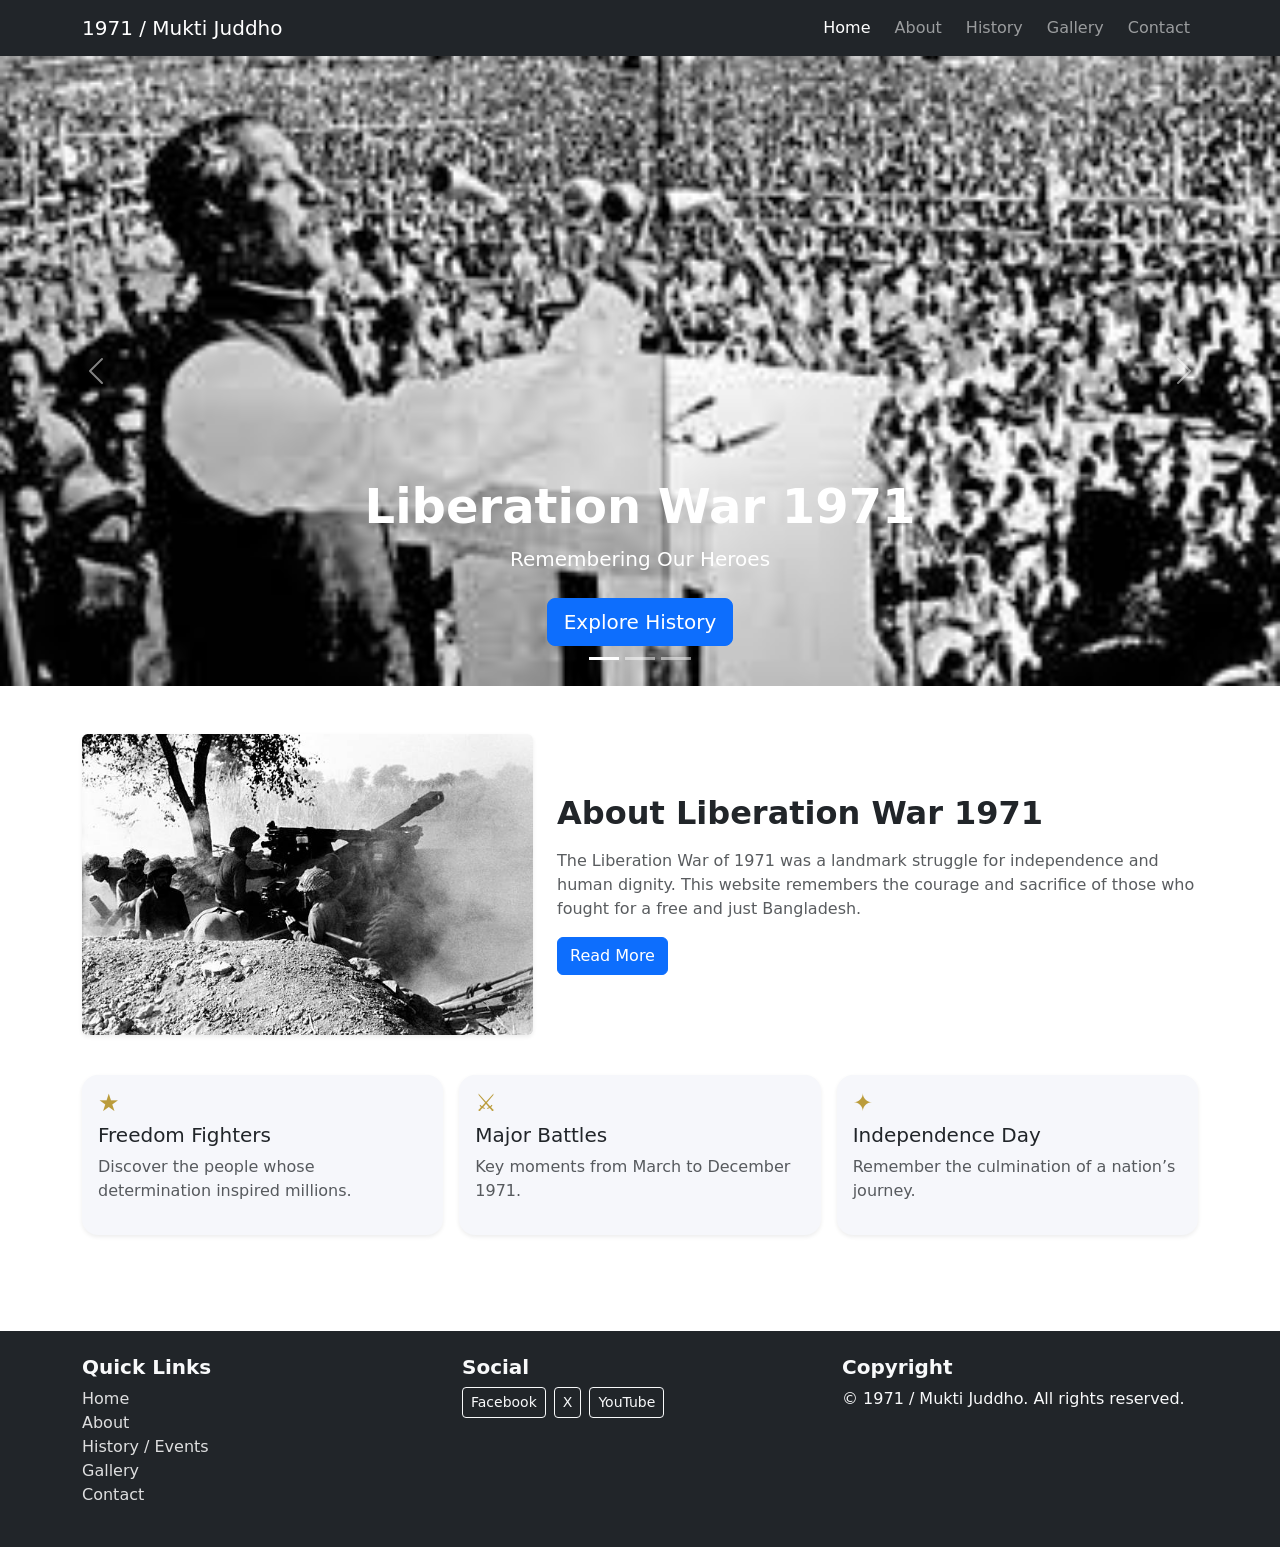
<file: index.html>
<!doctype html>
<html lang="en">
<head>
  <meta charset="utf-8" />
  <meta name="viewport" content="width=device-width, initial-scale=1" />
  <title>Liberation War 1971 | Remembering Our Heroes</title>
  <link href="https://cdn.jsdelivr.net/npm/bootstrap@5.3.3/dist/css/bootstrap.min.css" rel="stylesheet">
  <link rel="stylesheet" href="./styles.css" />
</head>
<body>
  <!-- Navbar -->
  <nav class="navbar navbar-expand-lg navbar-dark bg-dark sticky-top">
    <div class="container">
      <a class="navbar-brand" href="index.html">1971 / Mukti Juddho</a>
      <button class="navbar-toggler" type="button" data-bs-toggle="collapse" data-bs-target="#navMenu" aria-controls="navMenu" aria-expanded="false" aria-label="Toggle navigation">
        <span class="navbar-toggler-icon"></span>
      </button>

      <div class="collapse navbar-collapse" id="navMenu">
        <ul class="navbar-nav ms-auto gap-lg-2">
          <li class="nav-item"><a class="nav-link active" href="index.html">Home</a></li>
          <li class="nav-item"><a class="nav-link" href="about.html">About</a></li>
          <li class="nav-item"><a class="nav-link" href="history.html">History</a></li>
          <li class="nav-item"><a class="nav-link" href="gallery.html">Gallery</a></li>
          <li class="nav-item"><a class="nav-link" href="contact.html">Contact</a></li>
        </ul>
      </div>
    </div>
  </nav>

  <!-- Hero Carousel -->
  <header>
    <div id="heroCarousel" class="carousel slide" data-bs-ride="carousel">
      <div class="carousel-indicators">
        <button type="button" data-bs-target="#heroCarousel" data-bs-slide-to="0" class="active" aria-current="true" aria-label="Slide 1"></button>
        <button type="button" data-bs-target="#heroCarousel" data-bs-slide-to="1" aria-label="Slide 2"></button>
        <button type="button" data-bs-target="#heroCarousel" data-bs-slide-to="2" aria-label="Slide 3"></button>
      </div>
      <div class="carousel-inner">
        <div class="carousel-item active">
          <img src="img/download.jpg" class="d-block w-100 hero-img" alt="Historical photo" />
          <div class="carousel-caption d-none d-md-block">
            <h1 class="display-5 fw-bold">Liberation War 1971</h1>
            <p class="lead">Remembering Our Heroes</p>
            <a href="history.html" class="btn btn-primary btn-lg mt-2">Explore History</a>
          </div>
        </div>
        <div class="carousel-item">
          <img src="img/gettyimages-514703930-612x612.jpg" class="d-block w-100 hero-img" alt="Historical photo" />
          <div class="carousel-caption d-none d-md-block">
            <h2 class="fw-bold">Courage. Sacrifice. Freedom.</h2>
            <p class="mb-3">A timeline of events that changed the course of a nation.</p>
            <a href="history.html" class="btn btn-outline-light btn-lg">Explore History</a>
          </div>
        </div>
        <div class="carousel-item">
          <img src="img/the_women_in_our_liberation_war_3.jpg" class="d-block w-100 hero-img" alt="Historical photo" />
          <div class="carousel-caption d-none d-md-block">
            <h2 class="fw-bold">Every Voice Mattered</h2>
            <p class="mb-3">Honor the people who stood for dignity and independence.</p>
            <a href="about.html" class="btn btn-primary btn-lg">Learn About Us</a>
          </div>
        </div>
      </div>

      <button class="carousel-control-prev" type="button" data-bs-target="#heroCarousel" data-bs-slide="prev">
        <span class="carousel-control-prev-icon" aria-hidden="true"></span>
        <span class="visually-hidden">Previous</span>
      </button>
      <button class="carousel-control-next" type="button" data-bs-target="#heroCarousel" data-bs-slide="next">
        <span class="carousel-control-next-icon" aria-hidden="true"></span>
        <span class="visually-hidden">Next</span>
      </button>
    </div>
  </header>

  <!-- About Preview + Highlight cards -->
  <main>
    <section class="section-spacer">
      <div class="container">
        <div class="row align-items-center g-4">
          <div class="col-lg-5">
            <img src="img/gettyimages-138337463-612x612.jpg" class="img-fluid rounded shadow-sm" alt="Liberation War" />
          </div>
          <div class="col-lg-7">
            <h2 class="section-title">About Liberation War 1971</h2>
            <p class="text-muted">The Liberation War of 1971 was a landmark struggle for independence and human dignity. This website remembers the courage and sacrifice of those who fought for a free and just Bangladesh.</p>
            <div class="mt-3">
              <a class="btn btn-primary" href="about.html">Read More</a>
            </div>
          </div>
        </div>

        <div class="row mt-4 g-3">
          <div class="col-md-4">
            <div class="card border-0 shadow-sm h-100 highlight-card">
              <div class="card-body">
                <div class="highlight-icon mb-2">★</div>
                <h5 class="card-title">Freedom Fighters</h5>
                <p class="card-text text-muted">Discover the people whose determination inspired millions.</p>
                <a href="about.html" class="stretched-link"></a>
              </div>
            </div>
          </div>
          <div class="col-md-4">
            <div class="card border-0 shadow-sm h-100 highlight-card">
              <div class="card-body">
                <div class="highlight-icon mb-2">⚔</div>
                <h5 class="card-title">Major Battles</h5>
                <p class="card-text text-muted">Key moments from March to December 1971.</p>
                <a href="history.html" class="stretched-link"></a>
              </div>
            </div>
          </div>
          <div class="col-md-4">
            <div class="card border-0 shadow-sm h-100 highlight-card">
              <div class="card-body">
                <div class="highlight-icon mb-2">✦</div>
                <h5 class="card-title">Independence Day</h5>
                <p class="card-text text-muted">Remember the culmination of a nation’s journey.</p>
                <a href="history.html" class="stretched-link"></a>
              </div>
            </div>
          </div>
        </div>
      </div>
    </section>
  </main>

  <!-- Footer -->
  <footer class="footer bg-dark text-light">
    <div class="container py-4">
      <div class="row g-4">
        <div class="col-md-4">
          <h5 class="fw-bold">Quick Links</h5>
          <ul class="list-unstyled">
            <li><a class="footer-link" href="index.html">Home</a></li>
            <li><a class="footer-link" href="about.html">About</a></li>
            <li><a class="footer-link" href="history.html">History / Events</a></li>
            <li><a class="footer-link" href="gallery.html">Gallery</a></li>
            <li><a class="footer-link" href="contact.html">Contact</a></li>
          </ul>
        </div>
        <div class="col-md-4">
          <h5 class="fw-bold">Social</h5>
          <div class="d-flex flex-wrap gap-2">
            <a class="btn btn-outline-light btn-sm" href="#">Facebook</a>
            <a class="btn btn-outline-light btn-sm" href="#">X</a>
            <a class="btn btn-outline-light btn-sm" href="#">YouTube</a>
          </div>
        </div>
        <div class="col-md-4">
          <h5 class="fw-bold">Copyright</h5>
          <p class="mb-0 text-light-50">© 1971 / Mukti Juddho. All rights reserved.</p>
        </div>
      </div>
    </div>
  </footer>

  <script src="https://cdn.jsdelivr.net/npm/bootstrap@5.3.3/dist/js/bootstrap.bundle.min.js"></script>
</body>
</html>
</file>
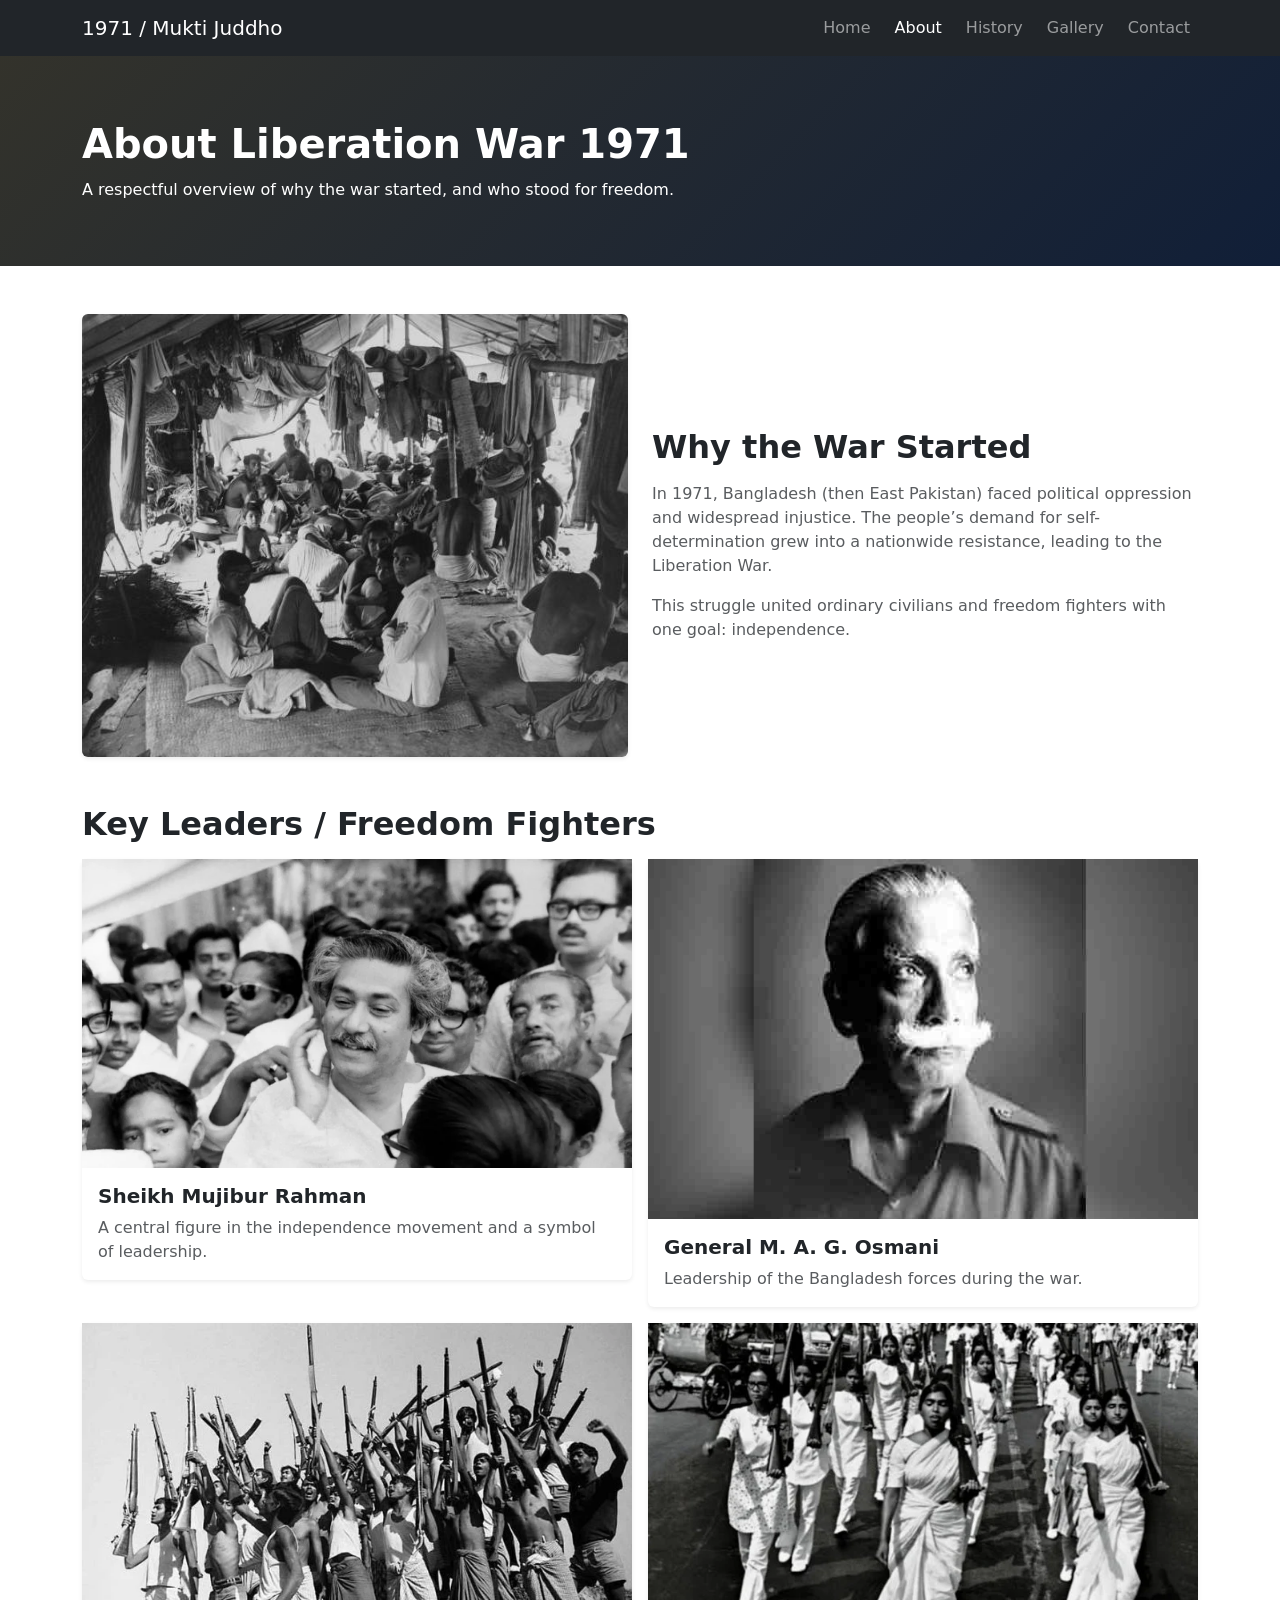
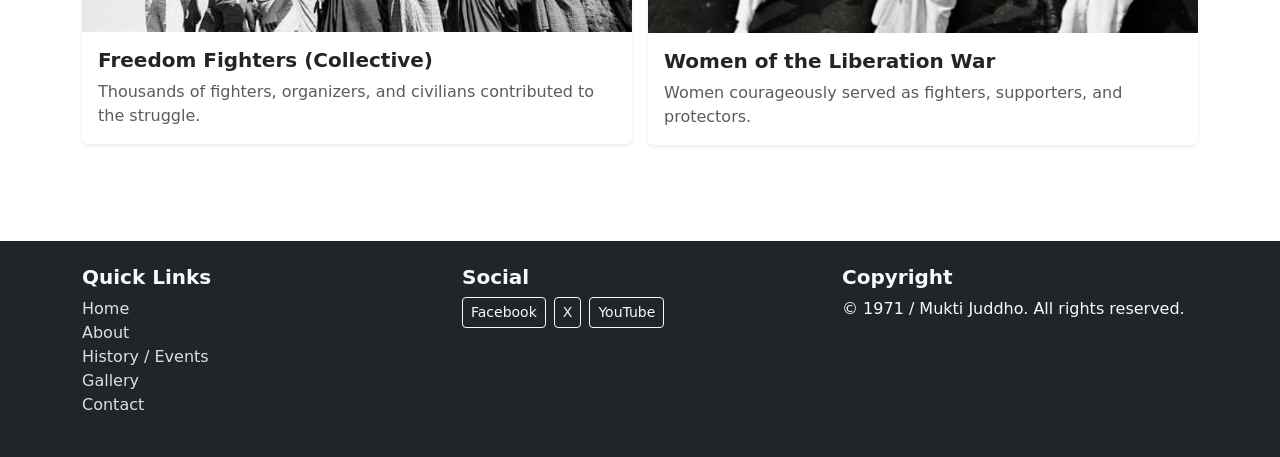
<file: about.html>
<!doctype html>
<html lang="en">

<head>
    <meta charset="utf-8" />
    <meta name="viewport" content="width=device-width, initial-scale=1" />
    <title>About | Liberation War 1971</title>
    <link href="https://cdn.jsdelivr.net/npm/bootstrap@5.3.3/dist/css/bootstrap.min.css" rel="stylesheet">
    <link rel="stylesheet" href="./styles.css" />
</head>

<body>
    <nav class="navbar navbar-expand-lg navbar-dark bg-dark sticky-top">
        <div class="container">
            <a class="navbar-brand" href="index.html">1971 / Mukti Juddho</a>
            <button class="navbar-toggler" type="button" data-bs-toggle="collapse" data-bs-target="#navMenu"
                aria-controls="navMenu" aria-expanded="false" aria-label="Toggle navigation">
                <span class="navbar-toggler-icon"></span>
            </button>
            <div class="collapse navbar-collapse" id="navMenu">
                <ul class="navbar-nav ms-auto gap-lg-2">
                    <li class="nav-item"><a class="nav-link" href="index.html">Home</a></li>
                    <li class="nav-item"><a class="nav-link active" href="about.html">About</a></li>
                    <li class="nav-item"><a class="nav-link" href="history.html">History</a></li>
                    <li class="nav-item"><a class="nav-link" href="gallery.html">Gallery</a></li>
                    <li class="nav-item"><a class="nav-link" href="contact.html">Contact</a></li>
                </ul>
            </div>
        </div>
    </nav>

    <header class="page-header">
        <div class="container">
            <h1>About Liberation War 1971</h1>
            <p class="mb-0">A respectful overview of why the war started, and who stood for freedom.</p>
        </div>
    </header>

    <main class="section-spacer">
        <div class="container">
            <section class="mb-5">
                <div class="row align-items-center g-4">
                    <div class="col-lg-6">
                        <img src="img/gettyimages-831668538-612x612.jpg" class="img-fluid rounded shadow-sm"
                            alt="Liberation War background" />
                    </div>
                    <div class="col-lg-6">
                        <h2 class="section-title">Why the War Started</h2>
                        <p class="text-muted">In 1971, Bangladesh (then East Pakistan) faced political oppression and
                            widespread injustice. The people’s demand for self-determination grew into a nationwide
                            resistance, leading to the Liberation War.</p>
                        <p class="text-muted mb-0">This struggle united ordinary civilians and freedom fighters with one
                            goal: independence.</p>
                    </div>
                </div>
            </section>

            <section>
                <h2 class="section-title mb-3">Key Leaders / Freedom Fighters</h2>
                <div class="row g-3">
                    <div class="col-md-6">
                        <div class="card shadow-sm border-0">
                            <img src="./img/Bangabandhu-Sheikh-Mujibur-Rahman-ee974a4e1a06a47de7431dc9b2be3812.webp"
                                alt="">
                            <div class="card-body">
                                <h5 class="card-title fw-bold">Sheikh Mujibur Rahman</h5>
                                <p class="card-text text-muted">A central figure in the independence movement and a
                                    symbol of leadership.</p>
                            </div>
                        </div>
                    </div>
                    <div class="col-md-6">
                        <div class="card shadow-sm border-0">
                            <img src="./img/General M. A. G. Osmani.jpg" alt="" height="360px">
                            <div class="card-body">
                                <h5 class="card-title fw-bold">General M. A. G. Osmani</h5>
                                <p class="card-text text-muted">Leadership of the Bangladesh forces during the war.</p>
                            </div>
                        </div>
                    </div>
                    <div class="col-md-6">
                        <div class="card shadow-sm border-0">
                            <img src="./img/courtesy-of-anwar-hossain-foundation-copy-1584848590737.webp" alt="">
                            <div class="card-body">
                                <h5 class="card-title fw-bold">Freedom Fighters (Collective)</h5>
                                <p class="card-text text-muted">Thousands of fighters, organizers, and civilians
                                    contributed to the struggle.</p>
                            </div>
                        </div>
                    </div>
                    <div class="col-md-6">
                        <div class="card shadow-sm border-0">
                            <img src="./img/Women of the Liberation War.webp" alt="">
                            <div class="card-body">
                                <h5 class="card-title fw-bold">Women of the Liberation War</h5>
                                <p class="card-text text-muted">Women courageously served as fighters, supporters, and
                                    protectors.</p>
                            </div>
                        </div>
                    </div>
                </div>
            </section>
        </div>
    </main>

    <footer class="footer bg-dark text-light">
        <div class="container py-4">
            <div class="row g-4">
                <div class="col-md-4">
                    <h5 class="fw-bold">Quick Links</h5>
                    <ul class="list-unstyled">
                        <li><a class="footer-link" href="index.html">Home</a></li>
                        <li><a class="footer-link" href="about.html">About</a></li>
                        <li><a class="footer-link" href="history.html">History / Events</a></li>
                        <li><a class="footer-link" href="gallery.html">Gallery</a></li>
                        <li><a class="footer-link" href="contact.html">Contact</a></li>
                    </ul>
                </div>
                <div class="col-md-4">
                    <h5 class="fw-bold">Social</h5>
                    <div class="d-flex flex-wrap gap-2">
                        <a class="btn btn-outline-light btn-sm" href="#">Facebook</a>
                        <a class="btn btn-outline-light btn-sm" href="#">X</a>
                        <a class="btn btn-outline-light btn-sm" href="#">YouTube</a>
                    </div>
                </div>
                <div class="col-md-4">
                    <h5 class="fw-bold">Copyright</h5>
                    <p class="mb-0 text-light-50">© 1971 / Mukti Juddho. All rights reserved.</p>
                </div>
            </div>
        </div>
    </footer>

    <script src="https://cdn.jsdelivr.net/npm/bootstrap@5.3.3/dist/js/bootstrap.bundle.min.js"></script>
</body>

</html>
</file>
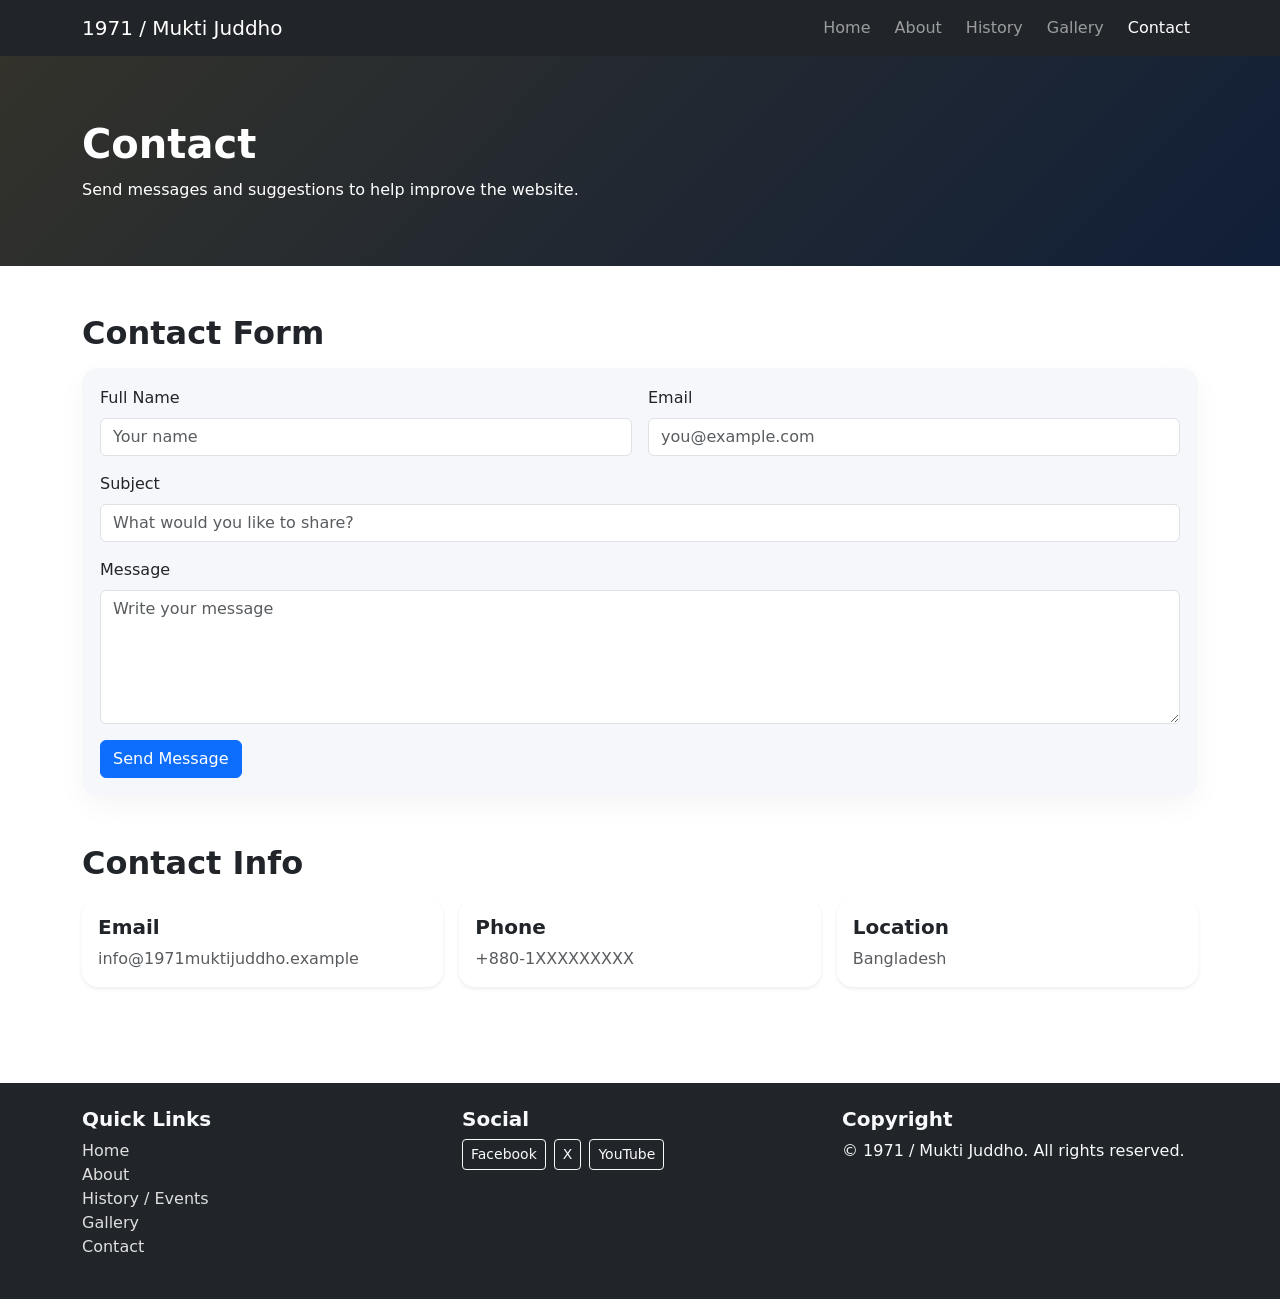
<file: contact.html>
<!doctype html>
<html lang="en">
<head>
  <meta charset="utf-8" />
  <meta name="viewport" content="width=device-width, initial-scale=1" />
  <title>Contact | Liberation War 1971</title>
  <link href="https://cdn.jsdelivr.net/npm/bootstrap@5.3.3/dist/css/bootstrap.min.css" rel="stylesheet">
  <link rel="stylesheet" href="./styles.css" />
</head>
<body>
  <nav class="navbar navbar-expand-lg navbar-dark bg-dark sticky-top">
    <div class="container">
      <a class="navbar-brand" href="index.html">1971 / Mukti Juddho</a>
      <button class="navbar-toggler" type="button" data-bs-toggle="collapse" data-bs-target="#navMenu" aria-controls="navMenu" aria-expanded="false" aria-label="Toggle navigation">
        <span class="navbar-toggler-icon"></span>
      </button>
      <div class="collapse navbar-collapse" id="navMenu">
        <ul class="navbar-nav ms-auto gap-lg-2">
          <li class="nav-item"><a class="nav-link" href="index.html">Home</a></li>
          <li class="nav-item"><a class="nav-link" href="about.html">About</a></li>
          <li class="nav-item"><a class="nav-link" href="history.html">History</a></li>
          <li class="nav-item"><a class="nav-link" href="gallery.html">Gallery</a></li>
          <li class="nav-item"><a class="nav-link active" href="contact.html">Contact</a></li>
        </ul>
      </div>
    </div>
  </nav>

  <header class="page-header">
    <div class="container">
      <h1>Contact</h1>
      <p class="mb-0">Send messages and suggestions to help improve the website.</p>
    </div>
  </header>

  <main class="section-spacer">
    <div class="container">
      <section class="mb-5">
        <h2 class="section-title">Contact Form</h2>
        <form class="contact-form" method="post" action="#">
          <div class="row g-3">
            <div class="col-md-6">
              <label class="form-label" for="name">Full Name</label>
              <input class="form-control" id="name" name="name" type="text" placeholder="Your name" required>
            </div>
            <div class="col-md-6">
              <label class="form-label" for="email">Email</label>
              <input class="form-control" id="email" name="email" type="email" placeholder="you@example.com" required>
            </div>
            <div class="col-12">
              <label class="form-label" for="subject">Subject</label>
              <input class="form-control" id="subject" name="subject" type="text" placeholder="What would you like to share?" required>
            </div>
            <div class="col-12">
              <label class="form-label" for="message">Message</label>
              <textarea class="form-control" id="message" name="message" rows="5" placeholder="Write your message" required></textarea>
            </div>
            <div class="col-12">
              <button class="btn btn-primary" type="submit">Send Message</button>
            </div>
          </div>
        </form>
      </section>

      <section>
        <h2 class="section-title">Contact Info</h2>
        <div class="row g-3">
          <div class="col-md-4">
            <div class="info-card card shadow-sm border-0 h-100">
              <div class="card-body">
                <h5 class="card-title fw-bold">Email</h5>
                <p class="card-text text-muted mb-0">info@1971muktijuddho.example</p>
              </div>
            </div>
          </div>
          <div class="col-md-4">
            <div class="info-card card shadow-sm border-0 h-100">
              <div class="card-body">
                <h5 class="card-title fw-bold">Phone</h5>
                <p class="card-text text-muted mb-0">+880-1XXXXXXXXX</p>
              </div>
            </div>
          </div>
          <div class="col-md-4">
            <div class="info-card card shadow-sm border-0 h-100">
              <div class="card-body">
                <h5 class="card-title fw-bold">Location</h5>
                <p class="card-text text-muted mb-0">Bangladesh</p>
              </div>
            </div>
          </div>
        </div>
      </section>
    </div>
  </main>

  <footer class="footer bg-dark text-light">
    <div class="container py-4">
      <div class="row g-4">
        <div class="col-md-4">
          <h5 class="fw-bold">Quick Links</h5>
          <ul class="list-unstyled">
            <li><a class="footer-link" href="index.html">Home</a></li>
            <li><a class="footer-link" href="about.html">About</a></li>
            <li><a class="footer-link" href="history.html">History / Events</a></li>
            <li><a class="footer-link" href="gallery.html">Gallery</a></li>
            <li><a class="footer-link" href="contact.html">Contact</a></li>
          </ul>
        </div>
        <div class="col-md-4">
          <h5 class="fw-bold">Social</h5>
          <div class="d-flex flex-wrap gap-2">
            <a class="btn btn-outline-light btn-sm" href="#">Facebook</a>
            <a class="btn btn-outline-light btn-sm" href="#">X</a>
            <a class="btn btn-outline-light btn-sm" href="#">YouTube</a>
          </div>
        </div>
        <div class="col-md-4">
          <h5 class="fw-bold">Copyright</h5>
          <p class="mb-0 text-light-50">© 1971 / Mukti Juddho. All rights reserved.</p>
        </div>
      </div>
    </div>
  </footer>

  <script src="https://cdn.jsdelivr.net/npm/bootstrap@5.3.3/dist/js/bootstrap.bundle.min.js"></script>
</body>
</html>
</file>
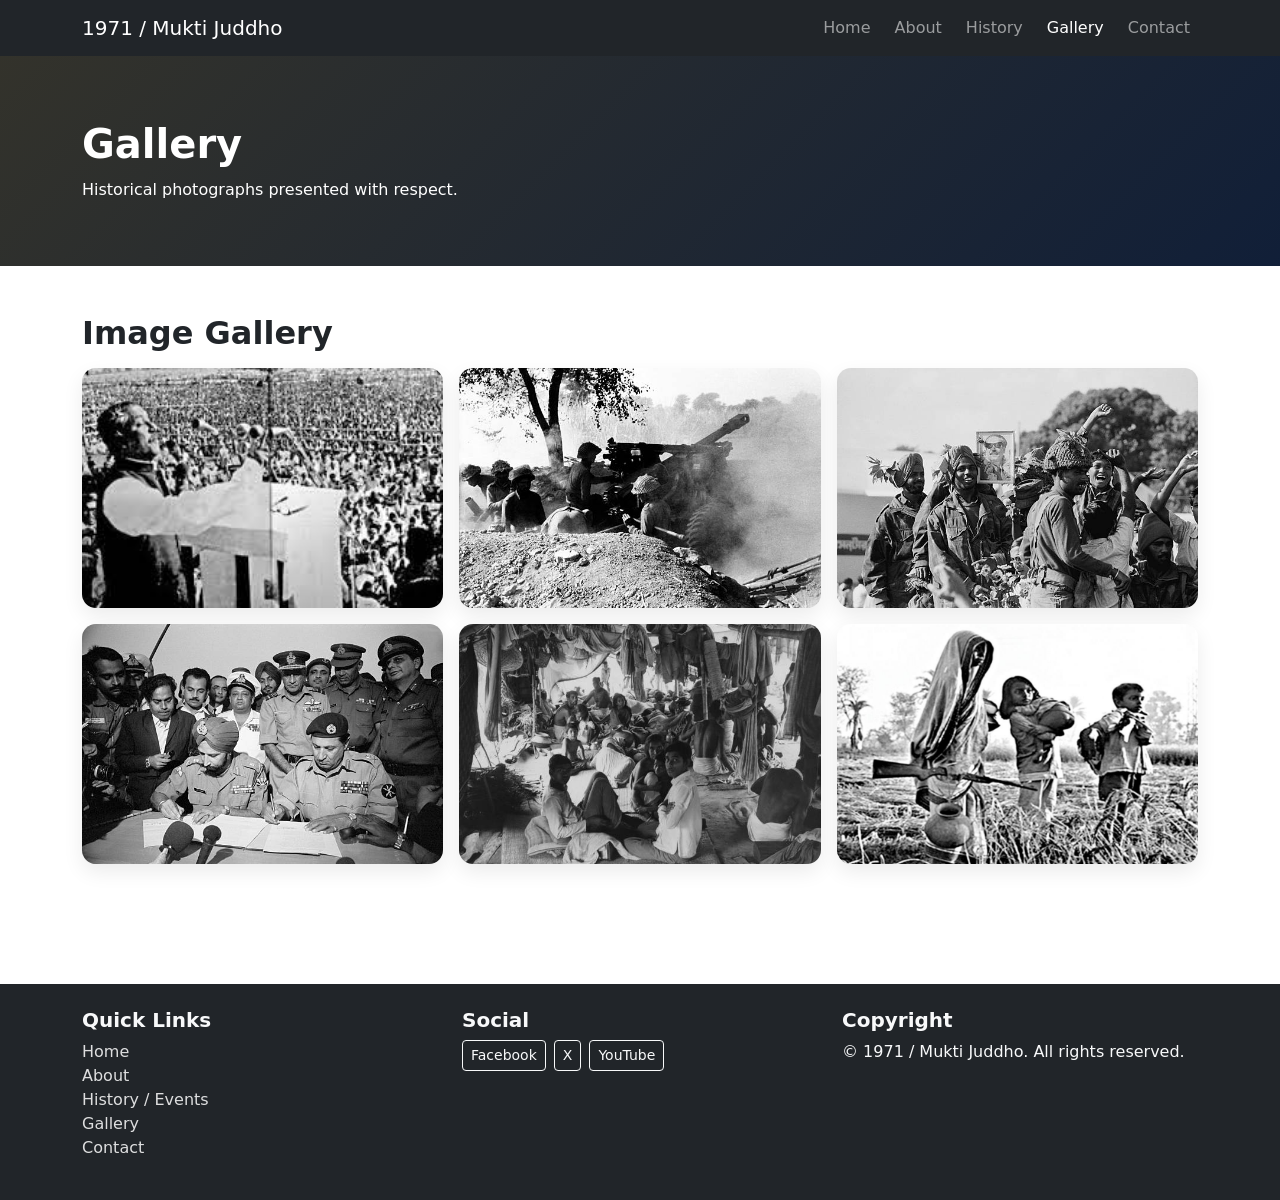
<file: gallery.html>
<!doctype html>
<html lang="en">
<head>
  <meta charset="utf-8" />
  <meta name="viewport" content="width=device-width, initial-scale=1" />
  <title>Gallery | Liberation War 1971</title>
  <link href="https://cdn.jsdelivr.net/npm/bootstrap@5.3.3/dist/css/bootstrap.min.css" rel="stylesheet">
  <link rel="stylesheet" href="./styles.css" />
</head>
<body>
  <nav class="navbar navbar-expand-lg navbar-dark bg-dark sticky-top">
    <div class="container">
      <a class="navbar-brand" href="index.html">1971 / Mukti Juddho</a>
      <button class="navbar-toggler" type="button" data-bs-toggle="collapse" data-bs-target="#navMenu" aria-controls="navMenu" aria-expanded="false" aria-label="Toggle navigation">
        <span class="navbar-toggler-icon"></span>
      </button>
      <div class="collapse navbar-collapse" id="navMenu">
        <ul class="navbar-nav ms-auto gap-lg-2">
          <li class="nav-item"><a class="nav-link" href="index.html">Home</a></li>
          <li class="nav-item"><a class="nav-link" href="about.html">About</a></li>
          <li class="nav-item"><a class="nav-link" href="history.html">History</a></li>
          <li class="nav-item"><a class="nav-link active" href="gallery.html">Gallery</a></li>
          <li class="nav-item"><a class="nav-link" href="contact.html">Contact</a></li>
        </ul>
      </div>
    </div>
  </nav>

  <header class="page-header">
    <div class="container">
      <h1>Gallery</h1>
      <p class="mb-0">Historical photographs presented with respect.</p>
    </div>
  </header>

  <main class="section-spacer">
    <div class="container">
      <section class="mb-4">
        <h2 class="section-title">Image Gallery</h2>
        <div class="row g-3">
          <div class="col-sm-6 col-lg-4">
            <img src="img/download.jpg" class="gallery-thumb" alt="Gallery image" data-bs-toggle="modal" data-bs-target="#imageModal" data-img="img/download.jpg" data-title="Liberation War 1971" />
          </div>
          <div class="col-sm-6 col-lg-4">
            <img src="img/gettyimages-138337463-612x612.jpg" class="gallery-thumb" alt="Gallery image" data-bs-toggle="modal" data-bs-target="#imageModal" data-img="img/gettyimages-138337463-612x612.jpg" data-title="Freedom Fighters" />
          </div>
          <div class="col-sm-6 col-lg-4">
            <img src="img/gettyimages-514703930-612x612.jpg" class="gallery-thumb" alt="Gallery image" data-bs-toggle="modal" data-bs-target="#imageModal" data-img="img/gettyimages-514703930-612x612.jpg" data-title="Historical Moments" />
          </div>
          <div class="col-sm-6 col-lg-4">
            <img src="img/gettyimages-515574546-612x612.jpg" class="gallery-thumb" alt="Gallery image" data-bs-toggle="modal" data-bs-target="#imageModal" data-img="img/gettyimages-515574546-612x612.jpg" data-title="Major Battles" />
          </div>
          <div class="col-sm-6 col-lg-4">
            <img src="img/gettyimages-831668538-612x612.jpg" class="gallery-thumb" alt="Gallery image" data-bs-toggle="modal" data-bs-target="#imageModal" data-img="img/gettyimages-831668538-612x612.jpg" data-title="Leadership" />
          </div>
          <div class="col-sm-6 col-lg-4">
            <img src="img/the_women_in_our_liberation_war_3.jpg" class="gallery-thumb" alt="Gallery image" data-bs-toggle="modal" data-bs-target="#imageModal" data-img="img/the_women_in_our_liberation_war_3.jpg" data-title="Women of the Liberation War" />
          </div>
        </div>
      </section>
    </div>
  </main>

  <!-- Modal Popup -->
  <div class="modal fade" id="imageModal" tabindex="-1" aria-labelledby="imageModalLabel" aria-hidden="true">
    <div class="modal-dialog modal-lg modal-dialog-centered">
      <div class="modal-content">
        <div class="modal-header">
          <h5 class="modal-title" id="imageModalLabel">Image</h5>
          <button type="button" class="btn-close" data-bs-dismiss="modal" aria-label="Close"></button>
        </div>
        <div class="modal-body">
          <img id="modalImage" class="img-fluid rounded" alt="Selected gallery image" />
        </div>
      </div>
    </div>
  </div>

  <footer class="footer bg-dark text-light">
    <div class="container py-4">
      <div class="row g-4">
        <div class="col-md-4">
          <h5 class="fw-bold">Quick Links</h5>
          <ul class="list-unstyled">
            <li><a class="footer-link" href="index.html">Home</a></li>
            <li><a class="footer-link" href="about.html">About</a></li>
            <li><a class="footer-link" href="history.html">History / Events</a></li>
            <li><a class="footer-link" href="gallery.html">Gallery</a></li>
            <li><a class="footer-link" href="contact.html">Contact</a></li>
          </ul>
        </div>
        <div class="col-md-4">
          <h5 class="fw-bold">Social</h5>
          <div class="d-flex flex-wrap gap-2">
            <a class="btn btn-outline-light btn-sm" href="#">Facebook</a>
            <a class="btn btn-outline-light btn-sm" href="#">X</a>
            <a class="btn btn-outline-light btn-sm" href="#">YouTube</a>
          </div>
        </div>
        <div class="col-md-4">
          <h5 class="fw-bold">Copyright</h5>
          <p class="mb-0 text-light-50">© 1971 / Mukti Juddho. All rights reserved.</p>
        </div>
      </div>
    </div>
  </footer>

  <script src="https://cdn.jsdelivr.net/npm/bootstrap@5.3.3/dist/js/bootstrap.bundle.min.js"></script>
  <script>
    const imageModal = document.getElementById('imageModal');
    imageModal.addEventListener('show.bs.modal', (event) => {
      const button = event.relatedTarget;
      const img = button.getAttribute('data-img');
      const title = button.getAttribute('data-title');

      document.getElementById('modalImage').src = img;
      document.getElementById('imageModalLabel').textContent = title;
    });
  </script>
</body>
</html>
</file>
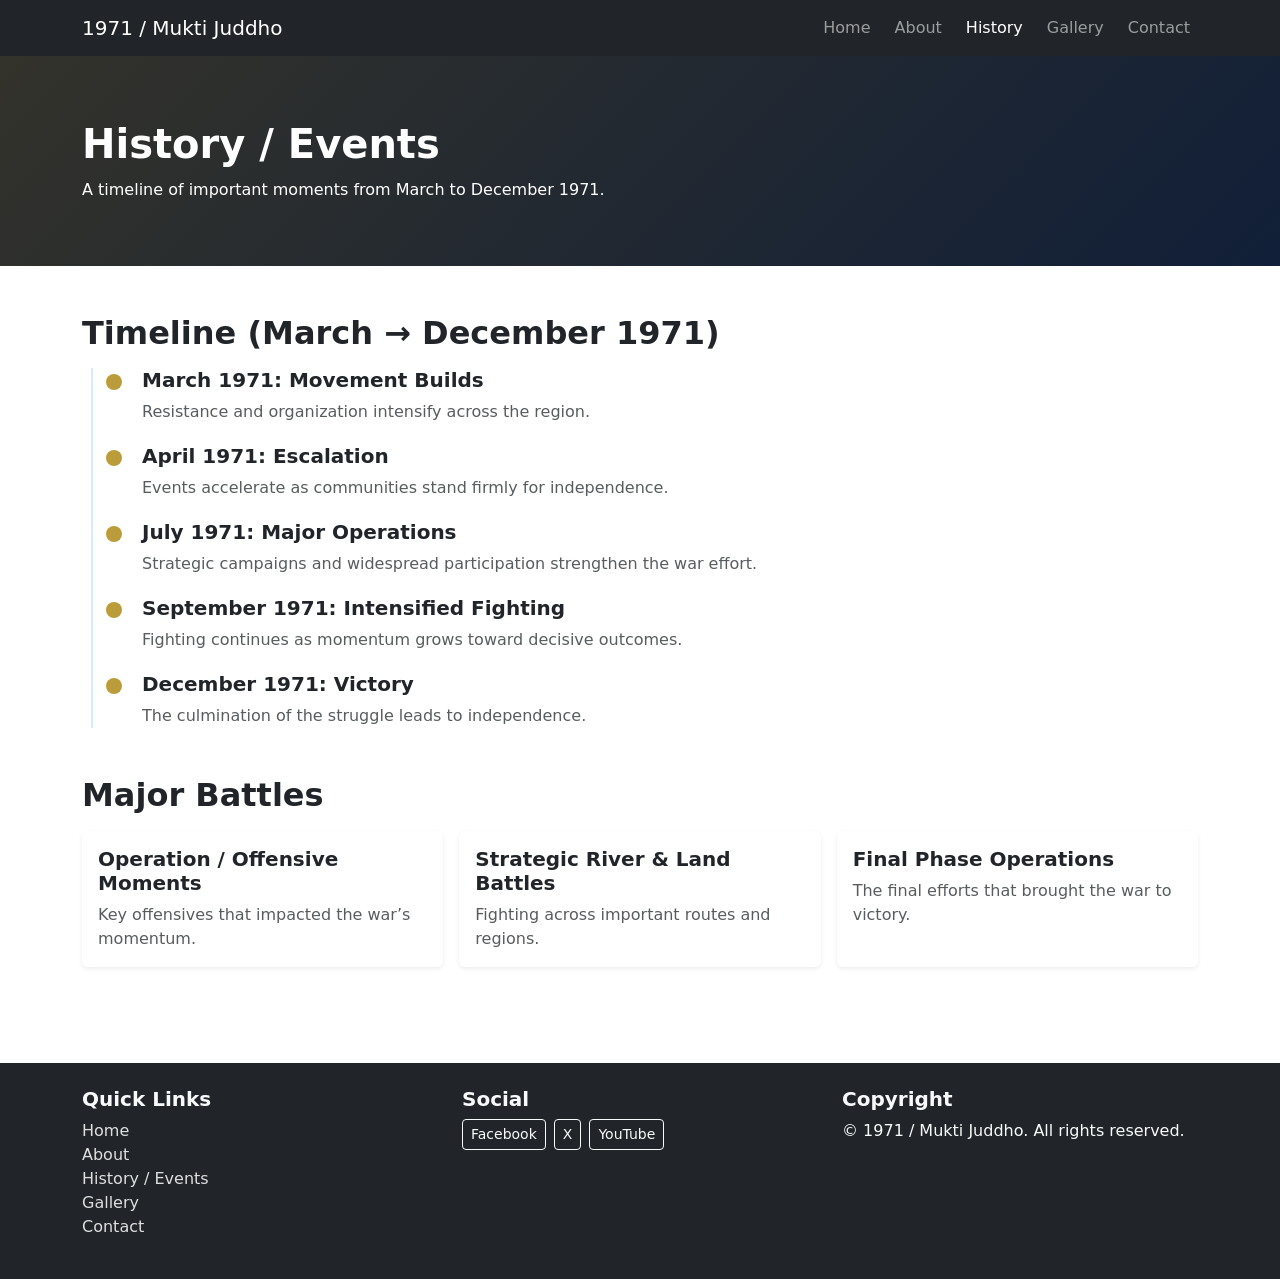
<file: history.html>
<!doctype html>
<html lang="en">
<head>
  <meta charset="utf-8" />
  <meta name="viewport" content="width=device-width, initial-scale=1" />
  <title>History / Events | Liberation War 1971</title>
  <link href="https://cdn.jsdelivr.net/npm/bootstrap@5.3.3/dist/css/bootstrap.min.css" rel="stylesheet">
  <link rel="stylesheet" href="./styles.css" />
</head>
<body>
  <nav class="navbar navbar-expand-lg navbar-dark bg-dark sticky-top">
    <div class="container">
      <a class="navbar-brand" href="index.html">1971 / Mukti Juddho</a>
      <button class="navbar-toggler" type="button" data-bs-toggle="collapse" data-bs-target="#navMenu" aria-controls="navMenu" aria-expanded="false" aria-label="Toggle navigation">
        <span class="navbar-toggler-icon"></span>
      </button>
      <div class="collapse navbar-collapse" id="navMenu">
        <ul class="navbar-nav ms-auto gap-lg-2">
          <li class="nav-item"><a class="nav-link" href="index.html">Home</a></li>
          <li class="nav-item"><a class="nav-link" href="about.html">About</a></li>
          <li class="nav-item"><a class="nav-link active" href="history.html">History</a></li>
          <li class="nav-item"><a class="nav-link" href="gallery.html">Gallery</a></li>
          <li class="nav-item"><a class="nav-link" href="contact.html">Contact</a></li>
        </ul>
      </div>
    </div>
  </nav>

  <header class="page-header">
    <div class="container">
      <h1>History / Events</h1>
      <p class="mb-0">A timeline of important moments from March to December 1971.</p>
    </div>
  </header>

  <main class="section-spacer">
    <div class="container">
      <section class="mb-5">
        <h2 class="section-title">Timeline (March → December 1971)</h2>
        <div class="timeline">
          <div class="timeline-item">
            <div class="timeline-dot"></div>
            <div class="timeline-content">
              <h5>March 1971: Movement Builds</h5>
              <p class="text-muted mb-0">Resistance and organization intensify across the region.</p>
            </div>
          </div>
          <div class="timeline-item">
            <div class="timeline-dot"></div>
            <div class="timeline-content">
              <h5>April 1971: Escalation</h5>
              <p class="text-muted mb-0">Events accelerate as communities stand firmly for independence.</p>
            </div>
          </div>
          <div class="timeline-item">
            <div class="timeline-dot"></div>
            <div class="timeline-content">
              <h5>July 1971: Major Operations</h5>
              <p class="text-muted mb-0">Strategic campaigns and widespread participation strengthen the war effort.</p>
            </div>
          </div>
          <div class="timeline-item">
            <div class="timeline-dot"></div>
            <div class="timeline-content">
              <h5>September 1971: Intensified Fighting</h5>
              <p class="text-muted mb-0">Fighting continues as momentum grows toward decisive outcomes.</p>
            </div>
          </div>
          <div class="timeline-item">
            <div class="timeline-dot"></div>
            <div class="timeline-content">
              <h5>December 1971: Victory</h5>
              <p class="text-muted mb-0">The culmination of the struggle leads to independence.</p>
            </div>
          </div>
        </div>
      </section>

      <section>
        <h2 class="section-title mb-3">Major Battles</h2>
        <div class="row g-3">
          <div class="col-md-4">
            <div class="card border-0 shadow-sm h-100">
              <div class="card-body">
                <h5 class="card-title fw-bold">Operation / Offensive Moments</h5>
                <p class="card-text text-muted">Key offensives that impacted the war’s momentum.</p>
              </div>
            </div>
          </div>
          <div class="col-md-4">
            <div class="card border-0 shadow-sm h-100">
              <div class="card-body">
                <h5 class="card-title fw-bold">Strategic River & Land Battles</h5>
                <p class="card-text text-muted">Fighting across important routes and regions.</p>
              </div>
            </div>
          </div>
          <div class="col-md-4">
            <div class="card border-0 shadow-sm h-100">
              <div class="card-body">
                <h5 class="card-title fw-bold">Final Phase Operations</h5>
                <p class="card-text text-muted">The final efforts that brought the war to victory.</p>
              </div>
            </div>
          </div>
        </div>
      </section>
    </div>
  </main>

  <footer class="footer bg-dark text-light">
    <div class="container py-4">
      <div class="row g-4">
        <div class="col-md-4">
          <h5 class="fw-bold">Quick Links</h5>
          <ul class="list-unstyled">
            <li><a class="footer-link" href="index.html">Home</a></li>
            <li><a class="footer-link" href="about.html">About</a></li>
            <li><a class="footer-link" href="history.html">History / Events</a></li>
            <li><a class="footer-link" href="gallery.html">Gallery</a></li>
            <li><a class="footer-link" href="contact.html">Contact</a></li>
          </ul>
        </div>
        <div class="col-md-4">
          <h5 class="fw-bold">Social</h5>
          <div class="d-flex flex-wrap gap-2">
            <a class="btn btn-outline-light btn-sm" href="#">Facebook</a>
            <a class="btn btn-outline-light btn-sm" href="#">X</a>
            <a class="btn btn-outline-light btn-sm" href="#">YouTube</a>
          </div>
        </div>
        <div class="col-md-4">
          <h5 class="fw-bold">Copyright</h5>
          <p class="mb-0 text-light-50">© 1971 / Mukti Juddho. All rights reserved.</p>
        </div>
      </div>
    </div>
  </footer>

  <script src="https://cdn.jsdelivr.net/npm/bootstrap@5.3.3/dist/js/bootstrap.bundle.min.js"></script>
</body>
</html>
</file>
<file: styles.css>
/* External styling (Bootstrap 5 is still the primary styling framework) */

:root {
  --brand-accent: #bb9c3b;
  --soft-bg: #f6f7fb;
}

body {
  font-family: system-ui, -apple-system, Segoe UI, Roboto, Arial, sans-serif;
}

.hero-img {
  height: 70vh;
  object-fit: cover;
  object-position: center;

}

.page-header {
  background: linear-gradient(135deg, rgba(187, 156, 59, 0.20), rgba(13, 110, 253, 0.08)), #111827;
  color: #fff;
  padding: 64px 0;
}

.page-header h1 {
  font-weight: 800;
  margin-bottom: 10px;
}

.section-spacer {
  padding: 48px 0;
}

.section-title {
  font-weight: 800;
  margin-bottom: 16px;
}

.highlight-card {
  background: var(--soft-bg);
  border-radius: 16px;
  transition: transform 0.15s ease;
}

.highlight-card:hover {
  transform: translateY(-3px);
}

.highlight-icon {
  font-size: 24px;
  color: var(--brand-accent);
  line-height: 1;
}

.footer {
  margin-top: 48px;
}

.footer-link {
  color: rgba(255, 255, 255, 0.85);
  text-decoration: none;
}

.footer-link:hover {
  color: #fff;
  text-decoration: underline;
}

.gallery-thumb {
  width: 100%;
  height: 240px;
  object-fit: cover;
  border-radius: 14px;
  cursor: pointer;
  box-shadow: 0 8px 20px rgba(0, 0, 0, 0.08);
  transition: transform 0.15s ease;
}

.gallery-thumb:hover {
  transform: scale(1.02);
}

.timeline {
  position: relative;
  padding-left: 24px;
}

.timeline:before {
  content: "";
  position: absolute;
  left: 9px;
  top: 0;
  bottom: 0;
  width: 2px;
  background: rgba(13, 110, 253, 0.15);
}

.timeline-item {
  display: grid;
  grid-template-columns: 24px 1fr;
  gap: 12px;
  margin-bottom: 20px;
}

.timeline-dot {
  width: 16px;
  height: 16px;
  border-radius: 999px;
  background: var(--brand-accent);
  margin-top: 6px;
}

.timeline-content h5 {
  font-weight: 800;
}

.contact-form {
  background: var(--soft-bg);
  border-radius: 16px;
  padding: 18px;
  box-shadow: 0 10px 28px rgba(0, 0, 0, 0.04);
}

.info-card {
  background: #fff;
  border-radius: 16px;
}

@media (max-width: 991.98px) {
  .hero-img {
    height: 55vh;
  }
}
</file>
